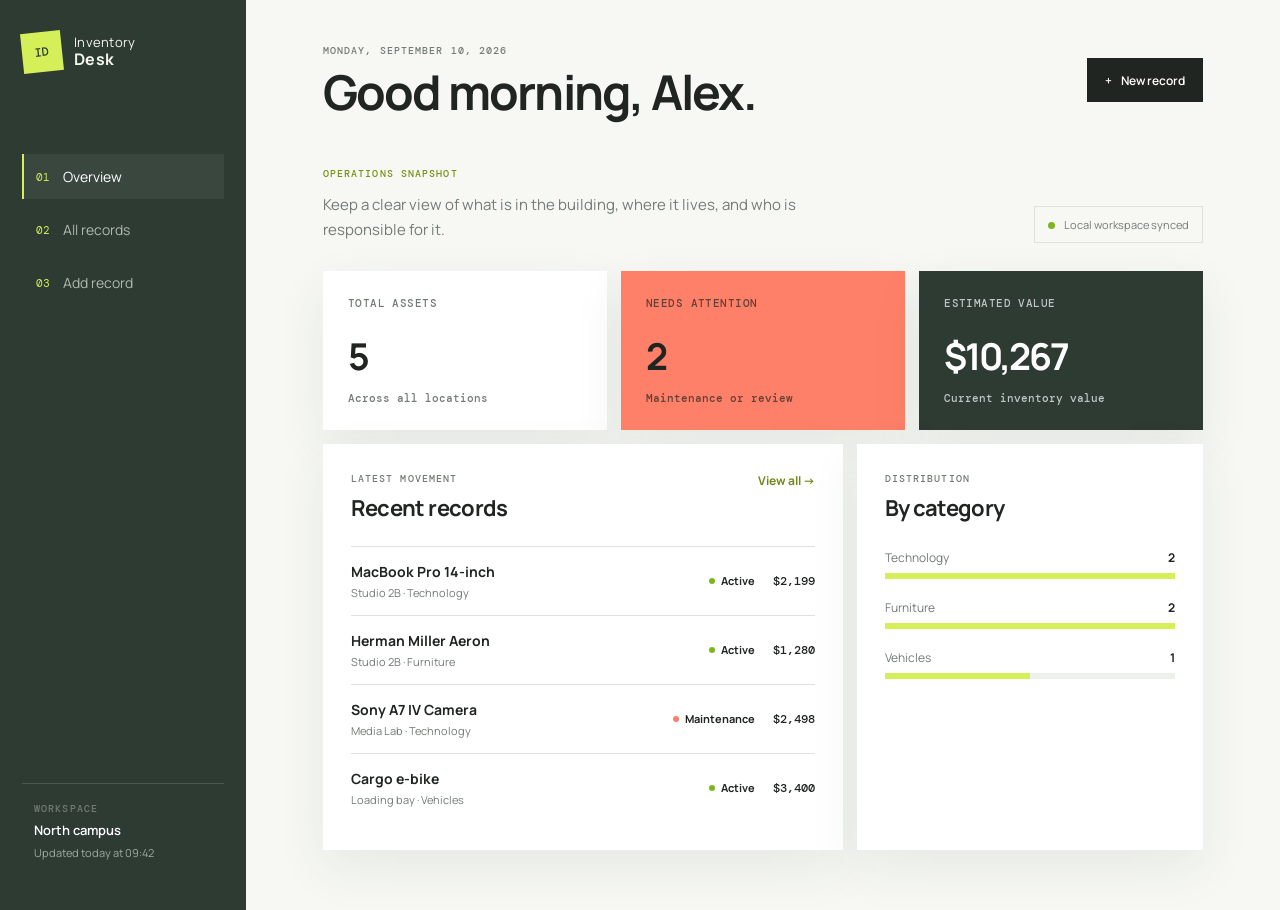
<file: index.html>
<!DOCTYPE html>
<html lang="en">
<head>
	<meta charset="UTF-8">
	<meta name="viewport" content="width=device-width, initial-scale=1.0">
	<title>Inventory Desk | Overview</title>
	<link rel="stylesheet" href="styles.css">
</head>
<body data-page="dashboard">
	<div class="app-shell">
		<aside class="sidebar">
			<a class="brand" href="index.html"><span class="brand-mark">ID</span><span>Inventory<br><strong>Desk</strong></span></a>
			<nav class="main-nav" aria-label="Main navigation">
				<a class="nav-link active" href="index.html"><span class="nav-icon">01</span> Overview</a>
				<a class="nav-link" href="records.html"><span class="nav-icon">02</span> All records</a>
				<a class="nav-link" href="form.html"><span class="nav-icon">03</span> Add record</a>
			</nav>
			<div class="sidebar-note"><span class="eyebrow">Workspace</span><strong>North campus</strong><span>Updated today at 09:42</span></div>
		</aside>
		<main class="main-content">
			<header class="topbar"><div><span class="eyebrow">Monday, September 10, 2026</span><h1>Good morning, Alex.</h1></div><a class="button button-primary" href="form.html"><span>+</span> New record</a></header>
			<section class="intro-row"><div><p class="eyebrow accent">Operations snapshot</p><p class="lead">Keep a clear view of what is in the building, where it lives, and who is responsible for it.</p></div><div class="sync-chip"><span class="live-dot"></span> Local workspace synced</div></section>
			<section class="stat-grid" aria-label="Inventory summary"><article class="stat-card"><span class="stat-label">Total assets</span><strong id="total-count">0</strong><span class="stat-detail">Across all locations</span></article><article class="stat-card stat-card-warm"><span class="stat-label">Needs attention</span><strong id="attention-count">0</strong><span class="stat-detail">Maintenance or review</span></article><article class="stat-card stat-card-dark"><span class="stat-label">Estimated value</span><strong id="total-value">$0</strong><span class="stat-detail">Current inventory value</span></article></section>
			<section class="content-grid"><div class="panel recent-panel"><div class="panel-heading"><div><span class="eyebrow">Latest movement</span><h2>Recent records</h2></div><a class="text-link" href="records.html">View all <span>-></span></a></div><div id="recent-records" class="record-stack"></div></div><div class="panel category-panel"><div class="panel-heading"><div><span class="eyebrow">Distribution</span><h2>By category</h2></div></div><div id="category-bars" class="category-bars"></div></div></section>
		</main>
	</div>
	<script src="app.js"></script>
</body>
</html>
</file>
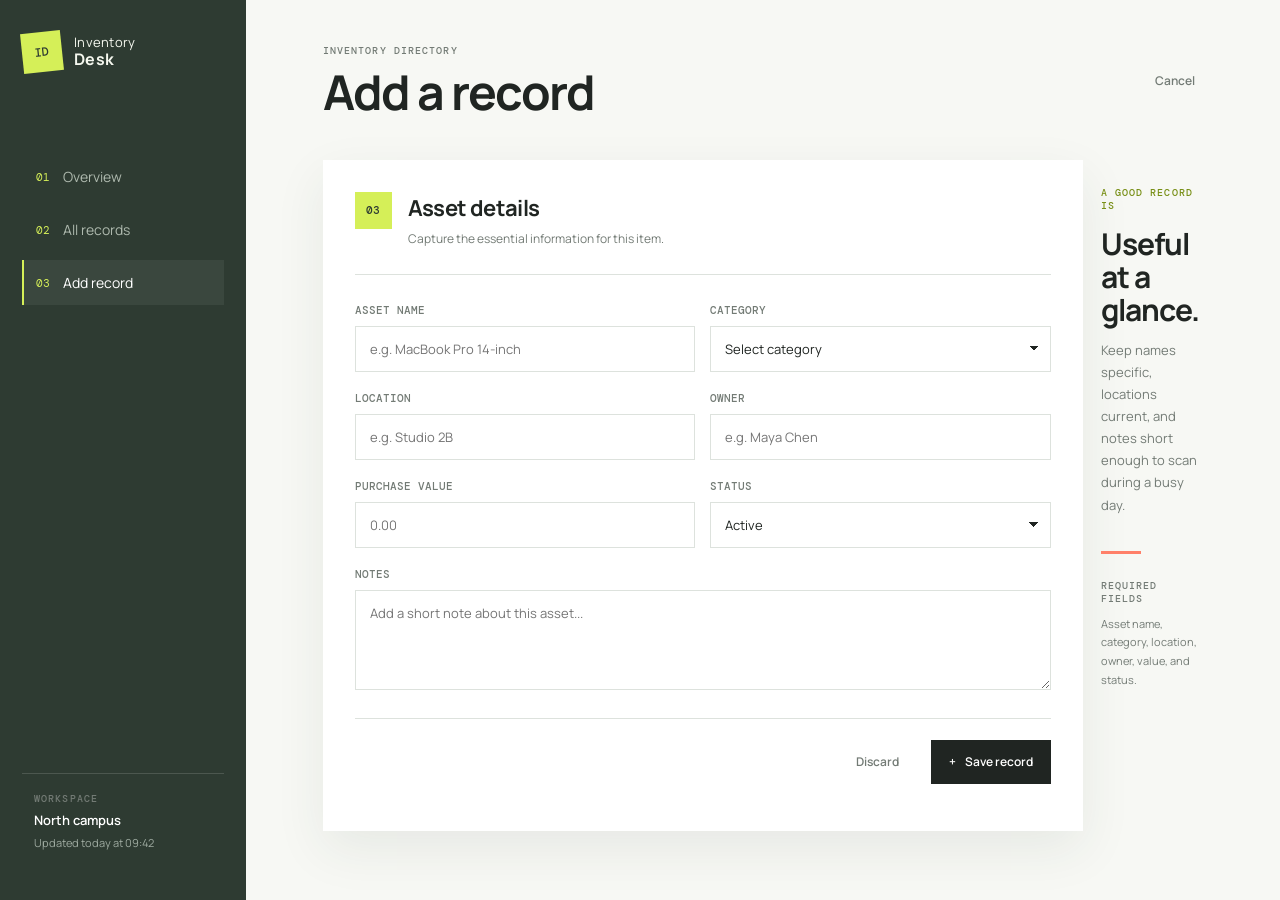
<file: form.html>
<!DOCTYPE html>
<html lang="en">
<head>
  <meta charset="UTF-8">
  <meta name="viewport" content="width=device-width, initial-scale=1.0">
  <title>Inventory Desk | Add record</title>
  <link rel="stylesheet" href="styles.css">
</head>
<body data-page="form">
  <div class="app-shell"><aside class="sidebar"><a class="brand" href="index.html"><span class="brand-mark">ID</span><span>Inventory<br><strong>Desk</strong></span></a><nav class="main-nav" aria-label="Main navigation"><a class="nav-link" href="index.html"><span class="nav-icon">01</span> Overview</a><a class="nav-link" href="records.html"><span class="nav-icon">02</span> All records</a><a class="nav-link active" href="form.html"><span class="nav-icon">03</span> Add record</a></nav><div class="sidebar-note"><span class="eyebrow">Workspace</span><strong>North campus</strong><span>Updated today at 09:42</span></div></aside><main class="main-content form-page"><header class="topbar"><div><span class="eyebrow">Inventory directory</span><h1 id="form-title">Add a record</h1></div><a class="button button-quiet" href="records.html">Cancel</a></header><div class="form-layout"><section class="panel form-panel"><div class="form-heading"><span class="form-number">03</span><div><h2>Asset details</h2><p>Capture the essential information for this item.</p></div></div><form id="record-form"><input id="record-id" type="hidden"><div class="form-grid"><label>Asset name<input id="name" name="name" required placeholder="e.g. MacBook Pro 14-inch"></label><label>Category<select id="category" name="category" required><option value="">Select category</option><option>Technology</option><option>Furniture</option><option>Facilities</option><option>Office supplies</option><option>Vehicles</option></select></label><label>Location<input id="location" name="location" required placeholder="e.g. Studio 2B"></label><label>Owner<input id="owner" name="owner" required placeholder="e.g. Maya Chen"></label><label>Purchase value<input id="value" name="value" type="number" min="0" step="0.01" required placeholder="0.00"></label><label>Status<select id="status" name="status" required><option>Active</option><option>Maintenance</option><option>Archived</option></select></label><label class="full-width">Notes<textarea id="notes" name="notes" rows="4" placeholder="Add a short note about this asset..."></textarea></label></div><div class="form-actions"><a class="button button-quiet" href="records.html">Discard</a><button class="button button-primary" type="submit"><span>+</span> <span id="submit-label">Save record</span></button></div><p id="form-message" class="form-message" role="status"></p></form></section><aside class="form-aside"><span class="eyebrow accent">A good record is</span><h2>Useful at a glance.</h2><p>Keep names specific, locations current, and notes short enough to scan during a busy day.</p><div class="aside-rule"></div><span class="eyebrow">Required fields</span><p class="required-copy">Asset name, category, location, owner, value, and status.</p></aside></div></main></div>
  <script src="app.js"></script>
</body>
</html>
</file>
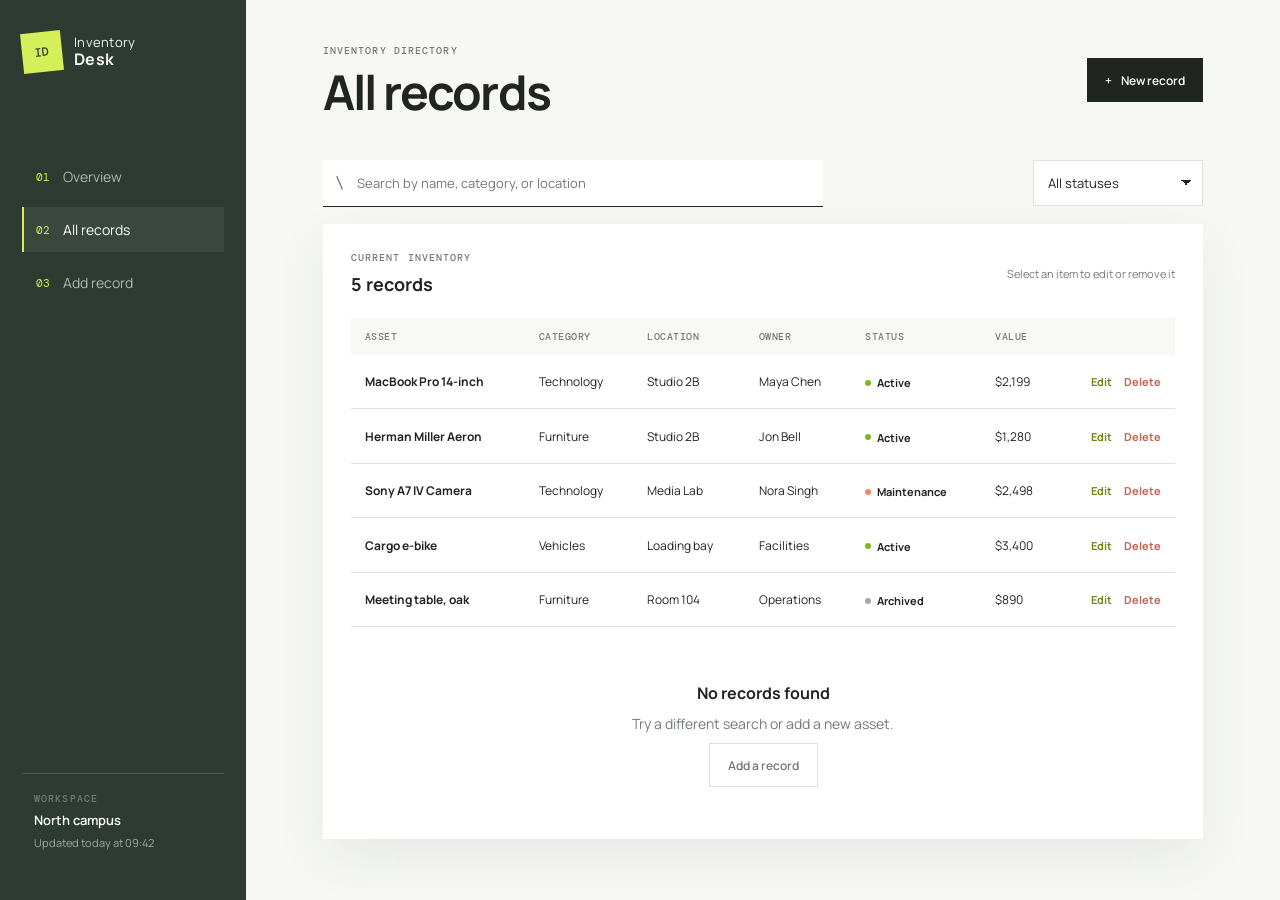
<file: records.html>
<!DOCTYPE html>
<html lang="en">
<head>
  <meta charset="UTF-8">
  <meta name="viewport" content="width=device-width, initial-scale=1.0">
  <title>Inventory Desk | Records</title>
  <link rel="stylesheet" href="styles.css">
</head>
<body data-page="records">
  <div class="app-shell"><aside class="sidebar"><a class="brand" href="index.html"><span class="brand-mark">ID</span><span>Inventory<br><strong>Desk</strong></span></a><nav class="main-nav" aria-label="Main navigation"><a class="nav-link" href="index.html"><span class="nav-icon">01</span> Overview</a><a class="nav-link active" href="records.html"><span class="nav-icon">02</span> All records</a><a class="nav-link" href="form.html"><span class="nav-icon">03</span> Add record</a></nav><div class="sidebar-note"><span class="eyebrow">Workspace</span><strong>North campus</strong><span>Updated today at 09:42</span></div></aside><main class="main-content"><header class="topbar"><div><span class="eyebrow">Inventory directory</span><h1>All records</h1></div><a class="button button-primary" href="form.html"><span>+</span> New record</a></header><section class="page-toolbar"><div class="search-wrap"><span class="search-icon">/</span><input id="record-search" type="search" placeholder="Search by name, category, or location" aria-label="Search records"></div><select id="status-filter" aria-label="Filter by status"><option value="all">All statuses</option><option value="Active">Active</option><option value="Maintenance">Maintenance</option><option value="Archived">Archived</option></select></section><section class="panel table-panel"><div class="table-meta"><div><span class="eyebrow">Current inventory</span><p id="record-count" class="table-count">0 records</p></div><span class="table-hint">Select an item to edit or remove it</span></div><div class="table-scroll"><table><thead><tr><th>Asset</th><th>Category</th><th>Location</th><th>Owner</th><th>Status</th><th>Value</th><th><span class="sr-only">Actions</span></th></tr></thead><tbody id="records-body"></tbody></table></div><div id="empty-state" class="empty-state" hidden><strong>No records found</strong><span>Try a different search or add a new asset.</span><a class="button button-secondary" href="form.html">Add a record</a></div></section></main></div>
  <script src="app.js"></script>
</body>
</html>
</file>
<file: styles.css>
@import url('https://fonts.googleapis.com/css2?family=DM+Mono:wght@400;500&family=Manrope:wght@400;500;600;700;800&display=swap');

:root { --ink:#202522; --muted:#737b75; --line:#dde2dd; --paper:#f7f8f4; --white:#fff; --lime:#d5ef58; --coral:#ff8069; --deep:#2e3b32; --shadow:0 18px 48px rgba(44,58,47,.08); }
* { box-sizing:border-box; }
body { margin:0; background:var(--paper); color:var(--ink); font-family:Manrope, sans-serif; font-size:14px; }
a { color:inherit; text-decoration:none; }
.app-shell { display:flex; min-height:100vh; }
.sidebar { width:246px; background:var(--deep); color:#f5f8ef; padding:32px 22px; display:flex; flex-direction:column; flex-shrink:0; }
.brand { display:flex; align-items:center; gap:12px; font-size:13px; line-height:1.2; letter-spacing:.02em; }
.brand strong { font-size:16px; }
.brand-mark { display:grid; place-items:center; width:40px; height:40px; color:var(--deep); background:var(--lime); font:500 12px 'DM Mono', monospace; transform:rotate(-6deg); }
.main-nav { display:grid; gap:8px; margin-top:82px; }
.nav-link { display:flex; align-items:center; gap:13px; padding:13px 12px; color:#aeb9ae; border-left:2px solid transparent; transition:.2s; }
.nav-link:hover, .nav-link.active { color:#fff; background:rgba(255,255,255,.06); border-left-color:var(--lime); }
.nav-icon { color:var(--lime); font:11px 'DM Mono', monospace; }
.sidebar-note { display:grid; gap:6px; margin-top:auto; padding:18px 12px; border-top:1px solid rgba(255,255,255,.14); color:#9eaaa0; font-size:11px; }
.sidebar-note strong { color:#fff; font-size:13px; font-weight:600; }
.main-content { width:min(100%, 1280px); padding:44px 6vw 60px; margin:0 auto; }
.topbar, .panel-heading, .intro-row, .table-meta, .page-toolbar, .form-actions { display:flex; align-items:center; justify-content:space-between; gap:24px; }
.eyebrow { display:block; color:var(--muted); font:500 10px 'DM Mono', monospace; letter-spacing:.11em; text-transform:uppercase; }
.eyebrow.accent { color:#788f16; }
h1,h2,p { margin:0; } h1 { margin-top:10px; font-size:clamp(30px,4vw,48px); line-height:1.04; letter-spacing:-.04em; } h2 { font-size:22px; letter-spacing:-.03em; }
.button { display:inline-flex; align-items:center; justify-content:center; gap:9px; min-height:44px; padding:0 18px; border:0; cursor:pointer; font:600 12px Manrope, sans-serif; transition:transform .2s, background .2s; }
.button:hover { transform:translateY(-2px); }.button-primary { background:var(--ink); color:#fff; }.button-primary:hover { background:var(--deep); }.button-secondary { border:1px solid var(--line); background:#fff; }.button-quiet { background:transparent; color:var(--muted); padding-left:8px; padding-right:8px; }
.intro-row { align-items:flex-end; margin:50px 0 28px; }.lead { max-width:535px; margin-top:12px; color:var(--muted); line-height:1.7; font-size:15px; }.sync-chip { padding:10px 13px; border:1px solid var(--line); color:var(--muted); font-size:11px; }.live-dot { display:inline-block; width:7px; height:7px; margin-right:7px; background:#7db51e; border-radius:50%; }
.stat-grid { display:grid; grid-template-columns:repeat(3,1fr); gap:14px; }.stat-card { min-height:158px; padding:25px; background:var(--white); box-shadow:var(--shadow); }.stat-card-warm { background:var(--coral); }.stat-card-dark { background:var(--deep); color:#fff; }.stat-label, .stat-detail { display:block; font:500 11px 'DM Mono', monospace; text-transform:uppercase; letter-spacing:.04em; }.stat-label { color:var(--muted); }.stat-card-warm .stat-label, .stat-card-dark .stat-label { color:inherit; opacity:.7; }.stat-card strong { display:block; margin:21px 0 10px; font-size:37px; letter-spacing:-.06em; }.stat-detail { color:var(--muted); text-transform:none; letter-spacing:0; }.stat-card-warm .stat-detail,.stat-card-dark .stat-detail { color:inherit; opacity:.7; }
.content-grid { display:grid; grid-template-columns:1.2fr .8fr; gap:14px; margin-top:14px; }.panel { background:var(--white); box-shadow:var(--shadow); }.recent-panel,.category-panel { padding:28px; min-height:315px; }.panel-heading { align-items:flex-start; }.panel-heading h2 { margin-top:8px; }.text-link { color:#728717; font-size:12px; font-weight:700; }.record-stack { margin-top:23px; }.record-row { display:grid; grid-template-columns:1fr auto auto; gap:18px; align-items:center; padding:15px 0; border-top:1px solid var(--line); }.record-name { font-weight:700; }.record-meta { margin-top:4px; color:var(--muted); font-size:11px; }.record-value { font:500 12px 'DM Mono', monospace; }.status { display:inline-flex; align-items:center; gap:6px; font-size:11px; font-weight:700; }.status:before { content:''; width:6px; height:6px; border-radius:50%; background:#7eb61e; }.status-maintenance:before { background:var(--coral); }.status-archived:before { background:#a5aaa5; }.category-bars { display:grid; gap:20px; margin-top:26px; }.bar-label { display:flex; justify-content:space-between; margin-bottom:7px; color:var(--muted); font-size:12px; }.bar-label strong { color:var(--ink); }.bar-track { height:6px; background:#edf0eb; }.bar-fill { height:100%; background:var(--lime); }
.page-toolbar { margin:43px 0 17px; }.search-wrap { display:flex; align-items:center; width:min(100%,500px); background:#fff; border-bottom:1px solid var(--ink); }.search-icon { padding:0 12px; color:var(--muted); font:16px 'DM Mono',monospace; transform:rotate(-45deg); }.search-wrap input { width:100%; border:0; outline:0; padding:14px 0; font:13px Manrope,sans-serif; background:transparent; }.page-toolbar select { width:170px; }.page-toolbar select, .form-grid select { appearance:none; background-color:#fff; background-image:linear-gradient(45deg, transparent 50%, #202522 50%),linear-gradient(135deg, #202522 50%, transparent 50%); background-position:calc(100% - 16px) 19px,calc(100% - 11px) 19px; background-size:5px 5px; background-repeat:no-repeat; }
select,input,textarea { border:1px solid var(--line); border-radius:0; padding:13px 14px; color:var(--ink); font:13px Manrope,sans-serif; outline:none; } select:focus,input:focus,textarea:focus { border-color:#7e941c; }.table-panel { padding:27px 28px; }.table-count { margin-top:8px; font-size:18px; font-weight:700; }.table-hint { color:var(--muted); font-size:11px; }.table-scroll { overflow-x:auto; margin-top:22px; } table { width:100%; border-collapse:collapse; min-width:790px; } th { padding:12px 14px; color:var(--muted); text-align:left; font:500 10px 'DM Mono',monospace; text-transform:uppercase; letter-spacing:.05em; background:#f8f9f6; } td { padding:18px 14px; border-bottom:1px solid var(--line); font-size:12px; white-space:nowrap; } td:first-child { font-weight:700; }.action-links { display:flex; justify-content:flex-end; gap:12px; }.action-links a,.delete-button { color:#728717; font-size:11px; font-weight:700; }.delete-button { padding:0; border:0; background:transparent; cursor:pointer; color:#c26452; font-family:inherit; }.empty-state { display:grid; justify-items:center; gap:10px; padding:55px 10px 25px; color:var(--muted); }.empty-state strong { color:var(--ink); font-size:16px; }
.form-page { max-width:1190px; }.form-layout { display:grid; grid-template-columns:minmax(0,760px) 1fr; gap:14px; margin-top:43px; }.form-panel { padding:32px; }.form-heading { display:flex; gap:16px; padding-bottom:27px; border-bottom:1px solid var(--line); }.form-heading h2 { margin:1px 0 7px; }.form-heading p { color:var(--muted); font-size:12px; }.form-number { display:grid; place-items:center; width:37px; height:37px; color:var(--deep); background:var(--lime); font:500 11px 'DM Mono',monospace; }.form-grid { display:grid; grid-template-columns:1fr 1fr; gap:19px 15px; padding:28px 0; }.form-grid label { display:grid; gap:8px; color:var(--muted); font:500 11px 'DM Mono',monospace; text-transform:uppercase; }.form-grid input,.form-grid select,.form-grid textarea { width:100%; margin-top:1px; text-transform:none; }.form-grid textarea { resize:vertical; }.full-width { grid-column:1/-1; }.form-actions { justify-content:flex-end; padding-top:21px; border-top:1px solid var(--line); }.form-message { margin-top:15px; text-align:right; color:#6f8614; font-size:12px; }.form-aside { padding:26px 4px; }.form-aside h2 { max-width:220px; margin:15px 0 13px; font-size:30px; line-height:1.1; }.form-aside p { max-width:245px; color:var(--muted); line-height:1.7; font-size:13px; }.aside-rule { width:40px; height:3px; margin:35px 0 25px; background:var(--coral); }.required-copy { margin-top:10px; font-size:11px !important; }
.sr-only { position:absolute; width:1px; height:1px; padding:0; margin:-1px; overflow:hidden; clip:rect(0,0,0,0); white-space:nowrap; border:0; }
@media (max-width:850px) { .sidebar { width:76px; padding:24px 12px; }.brand span:not(.brand-mark),.nav-link:not(.active)::after,.nav-link { font-size:0; }.nav-link { justify-content:center; padding:14px 4px; }.nav-icon { font-size:11px; }.main-nav { margin-top:60px; }.sidebar-note { display:none; }.main-content { padding:32px 24px 45px; }.content-grid,.form-layout { grid-template-columns:1fr; }.form-aside { padding:24px 0; }.stat-grid { grid-template-columns:1fr; }.stat-card { min-height:130px; }.stat-card strong { margin-top:13px; }.form-page .topbar { align-items:flex-start; } }
@media (max-width:560px) { .topbar,.intro-row,.page-toolbar { align-items:flex-start; flex-direction:column; }.topbar .button { align-self:flex-end; margin-top:-46px; }.main-content { padding:27px 16px 35px; }.intro-row { margin-top:38px; }.sync-chip { align-self:stretch; }.recent-panel,.category-panel,.table-panel,.form-panel { padding:20px; }.record-row { grid-template-columns:1fr auto; }.record-row .status { display:none; }.page-toolbar select { width:100%; }.search-wrap { width:100%; }.form-grid { grid-template-columns:1fr; }.full-width { grid-column:auto; }.form-actions { justify-content:space-between; }.form-actions .button { flex:1; }.brand-mark { width:38px; height:38px; } }
</file>
